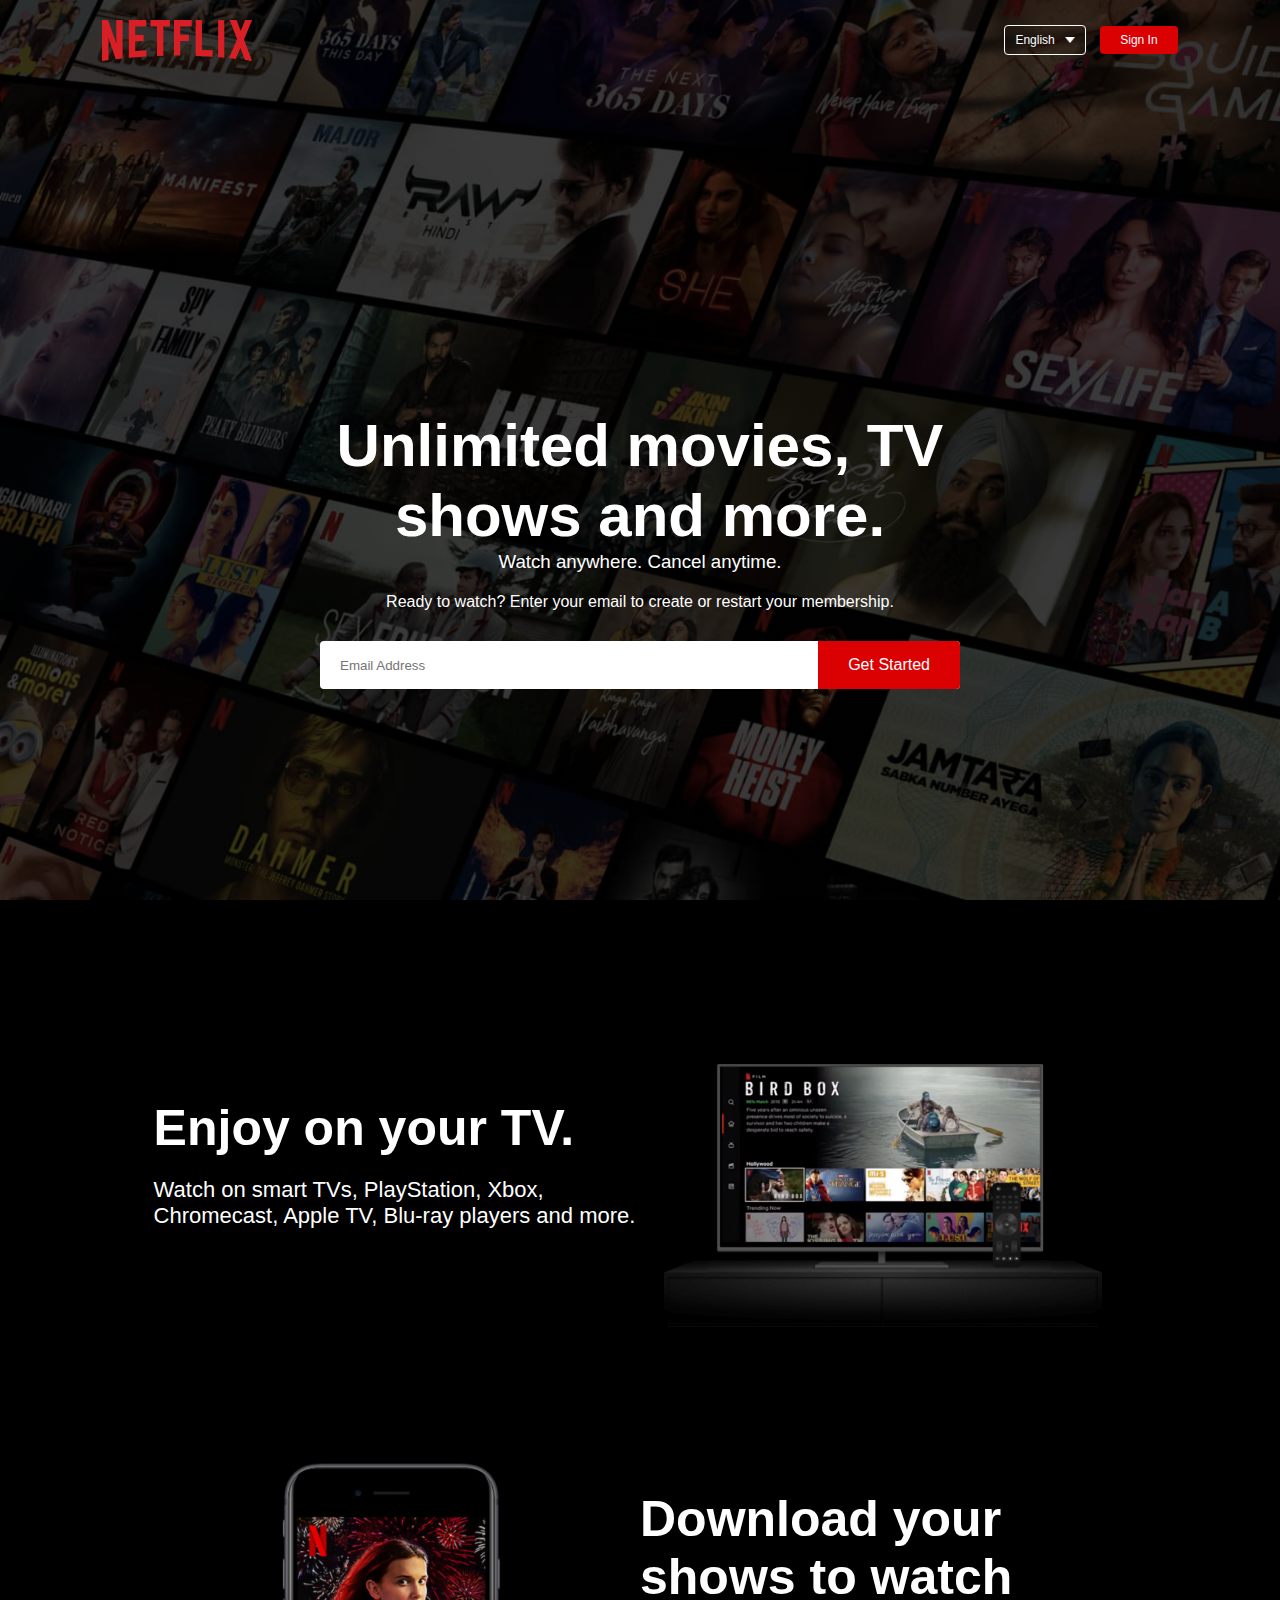
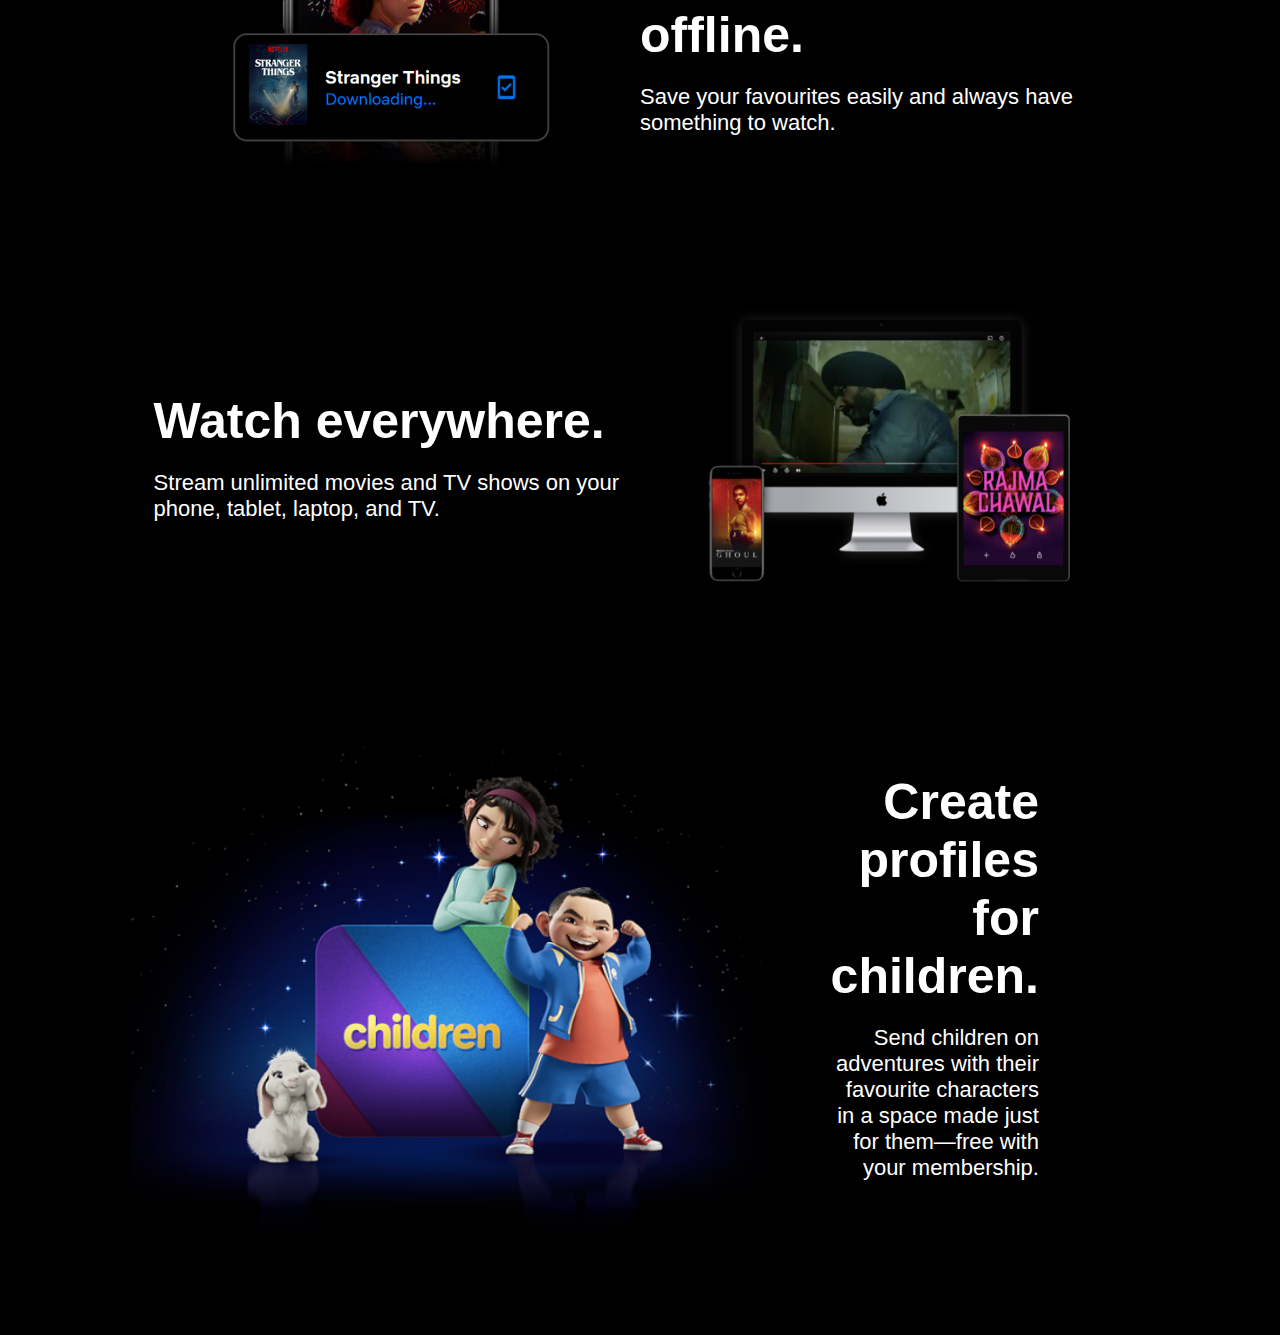
<file: index.html>
<!DOCTYPE html>
<html lang="en">
<head>
    <meta charset="UTF-8">
    <meta http-equiv="X-UA-Compatible" content="IE=edge">
    <meta name="viewport" content="width=device-width, initial-scale=1.0">
    <title>Netflix India</title>
    <link rel="stylesheet" href="netflix.css">
</head>
<body>
      <div class="header">
        <nav>
            <img src="images/logo.png" class="logo">
            <div>
                <button class="language-btn">English <img src="images/down-icon.png"></button>
                <button>Sign In</button>

            </div>
        </nav>
        <div class="header-content">
        <h1>Unlimited movies, TV shows and more.</h1>
        <h3>Watch anywhere. Cancel anytime.</h3>
        <p>Ready to watch? Enter your email to create or restart your membership.
        </p>
        <form class="email-signup">
            <input type="email" placeholder="Email Address" required>
        <button type="submit">Get Started</button>
       </form>
        </div>
      </div>


      <div class="features"> 
        <div class="row">
            <div class="text-col">
                <h2>Enjoy on your TV.</h2>
                <p>Watch on smart TVs, PlayStation, Xbox, Chromecast, Apple TV, Blu-ray players and more.</p>
            </div>
            <div class="img-col">
                <img src="images/feature-1.png">
            </div>
        </div>
        <div class="row">
            <div class="img-col">
                <img src="images/feature-2.png">
            </div>
            <div class="text-col">
                <h2>Download your shows to watch offline.</h2>
                <p>Save your favourites easily and always have something to watch.</p>
            </div>
            
            
        </div>
        <div class="row">
            <div class="text-col">
                <h2>Watch everywhere.</h2>
                <p>Stream unlimited movies and TV shows on your phone, tablet, laptop, and TV.</p>
            </div>
            <div class="img-col">
                <img src="images/feature-3.png">
            </div>
        </div>
        <div class="row">
            <div class="img-coll image-4">
                <img  src="images/feature-4.png">
            </div>
            <div class="text-coll">
                <h2>Create profiles for children.</h2>
                <p>Send children on adventures with their favourite characters in a space made just for them—free with your membership.</p>
            </div>
            
           
        </div>
      </div>
    
</body>
</html>
</file>
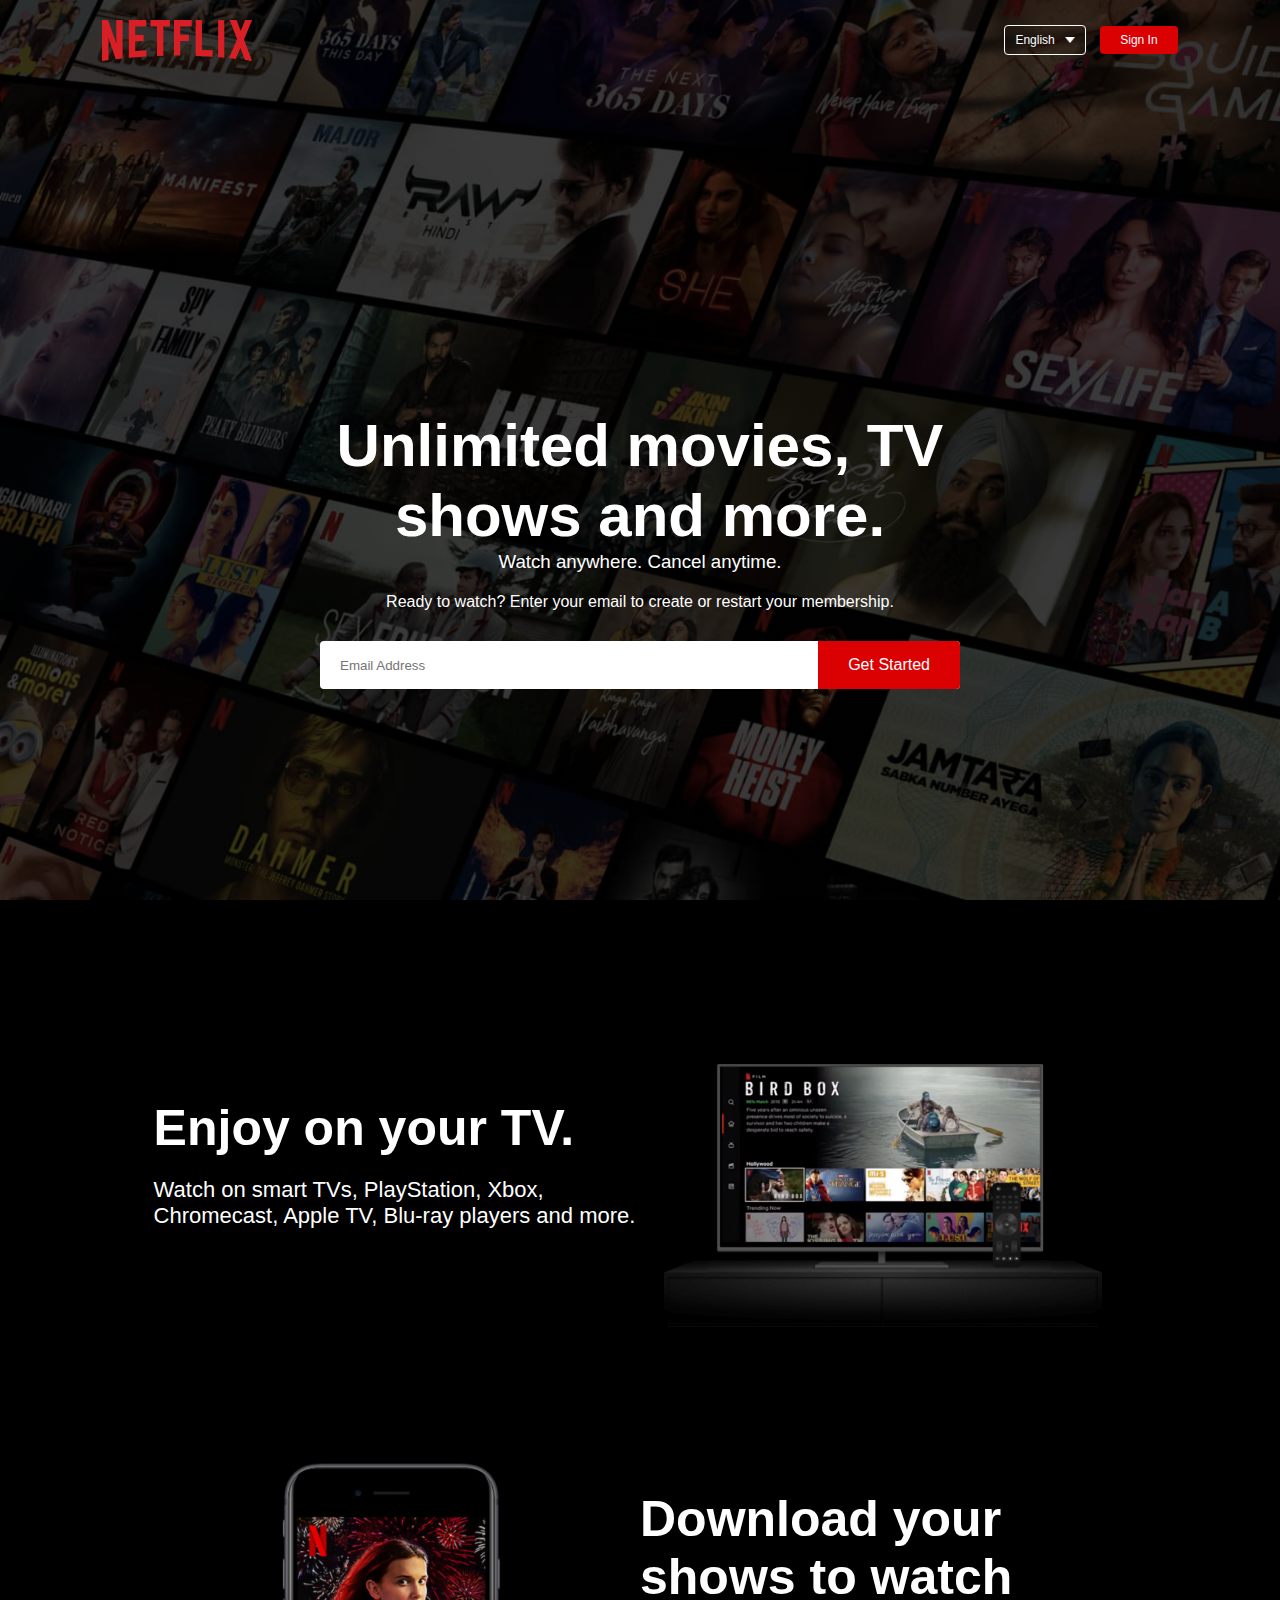
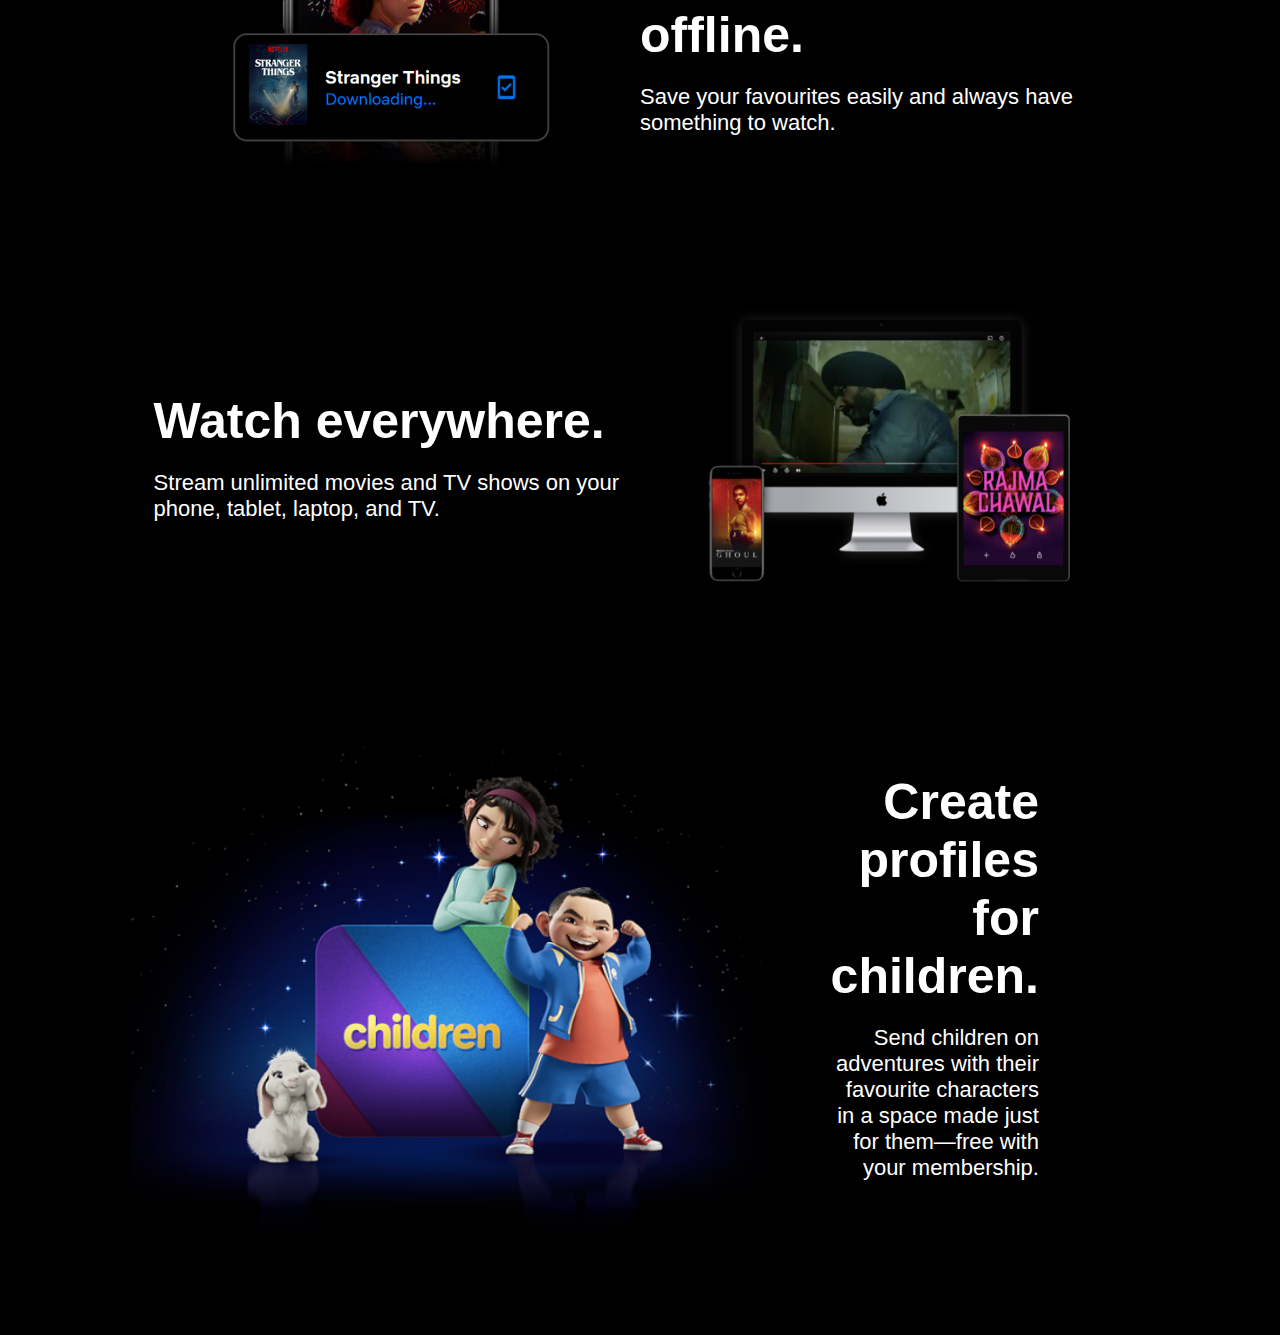
<file: netflix.html>
<!DOCTYPE html>
<html lang="en">
<head>
    <meta charset="UTF-8">
    <meta http-equiv="X-UA-Compatible" content="IE=edge">
    <meta name="viewport" content="width=device-width, initial-scale=1.0">
    <title>Netflix India</title>
    <link rel="stylesheet" href="netflix.css">
</head>
<body>
      <div class="header">
        <nav>
            <img src="images/logo.png" class="logo">
            <div>
                <button class="language-btn">English <img src="images/down-icon.png"></button>
                <button>Sign In</button>

            </div>
        </nav>
        <div class="header-content">
        <h1>Unlimited movies, TV shows and more.</h1>
        <h3>Watch anywhere. Cancel anytime.</h3>
        <p>Ready to watch? Enter your email to create or restart your membership.
        </p>
        <form class="email-signup">
            <input type="email" placeholder="Email Address" required>
        <button type="submit">Get Started</button>
       </form>
        </div>
      </div>


      <div class="features"> 
        <div class="row">
            <div class="text-col">
                <h2>Enjoy on your TV.</h2>
                <p>Watch on smart TVs, PlayStation, Xbox, Chromecast, Apple TV, Blu-ray players and more.</p>
            </div>
            <div class="img-col">
                <img src="images/feature-1.png">
            </div>
        </div>
        <div class="row">
            <div class="img-col">
                <img src="images/feature-2.png">
            </div>
            <div class="text-col">
                <h2>Download your shows to watch offline.</h2>
                <p>Save your favourites easily and always have something to watch.</p>
            </div>
            
            
        </div>
        <div class="row">
            <div class="text-col">
                <h2>Watch everywhere.</h2>
                <p>Stream unlimited movies and TV shows on your phone, tablet, laptop, and TV.</p>
            </div>
            <div class="img-col">
                <img src="images/feature-3.png">
            </div>
        </div>
        <div class="row">
            <div class="img-coll image-4">
                <img  src="images/feature-4.png">
            </div>
            <div class="text-coll">
                <h2>Create profiles for children.</h2>
                <p>Send children on adventures with their favourite characters in a space made just for them—free with your membership.</p>
            </div>
            
           
        </div>
      </div>
    
</body>
</html>
</file>
<file: netflix.css>
*{
    margin: 0;
    padding: 0;
    font-family: 'Poppins' , sans-serif;
    box-sizing: border-box;
}

body{
    background: #000;
    color: #fff;   
}

.header{
    width: 100%;
    height: 100vh;
    background-image: linear-gradient(rgba(0,0,0,0.7),rgba(0,0,0,0.7)), url(images/header-image.png);
    background-size : cover;
    background-position : center; 
    padding : 10px 8%;
    position : relative;
}

nav{
    display:flex;
    align-items: center;
    justify-content: space-between;
    padding: 10px 0;
}

.logo{
    width: 150px;
    cursor: pointer;

}
nav button{
    border: 0;
    outline: 0;;
    background: #db0001;
    color: #fff;
    padding: 7px 20px;
    font-size: 12px;
    border-radius: 4px;
    margin-left: 10px;
    cursor: pointer;
}

.language-btn{
    display: inline-flex;
    align-items: center;
    background: transparent;
    border:1px solid #fff;
    padding: 7px 10px;
}

.language-btn img{
    width: 10px;
    margin-left:10px;
}

.header-content{
    position: absolute;
    top: 50%;
    left: 50%;
    transform: translate(-50%,-50%);
    text-align: center;
    margin-top: 100px;
}

.header-content h1{
    font-size: 60px;
    line-height: 70px;
    font-weight: 600;
    max-width: 650px;
}

.header-content h3{
    font-weight: 400;
    margin-bottom: 20px;

}

.email-signup{
    background: #fff;
    border-radius: 4px;
    display: flex;
    align-items: center;
    margin-top: 30px; 
    overflow: hidden;
}

.email-signup input{
    flex: 1;
    border: 0;
    outline: 0;
    margin-left: 20px; 
}

.email-signup button{
     background: #db0001;
     border: 0;
     outline: 0;
     color: #fff;
     font-size: 16px;
     cursor: pointer;
     padding: 15px 30px;
}

/* ----------------features---------------- */


.features{
    padding:50px 12%;
    font-size: 22px;
}

.image-4{
    margin-left: -60px;
}

.row{
    display:flex;
    width:100%;
    align-items: center;
    flex-wrap: wrap;
    padding: 50px 0;
}
.row-2{
    display: flex;

}


.text-col{
    flex-basis: 50%;
    margin-bottom: 20px;
}

.img-col{
    flex-basis: 50%;
    margin-bottom: 20px;
}

.img-col img{
    display: block;
    width: 90%;
    margin:auto;

}

.features h2{
    font-size: 50px;
    font-weight: 600;
    margin-bottom: 20px;
}

.text-coll{
    flex-basis: 50px;
    margin-bottom: 20px;
    text-align: right;
}

.img-coll img{
    display: block;
    width: 90%;
    margin:auto;
}

.image-slider {
    width: 100%;
    position: relative;
    overflow: hidden;
  }
  .slider-container {
    display: flex;
    width: 400%;
    transition: transform 0.5s ease;
  }
  .slider-container img {
    width: 25%;
  }
  .slider-button {
    position: absolute;
    top: 50%;
    transform: translateY(-50%);
    border: none;
    background-color: transparent;
    font-size: 2em;
    cursor: pointer;
    z-index: 1;
  }
  .left-button {
    left: 0;
  }
  .right-button {
    right: 0;
  }
</file>
